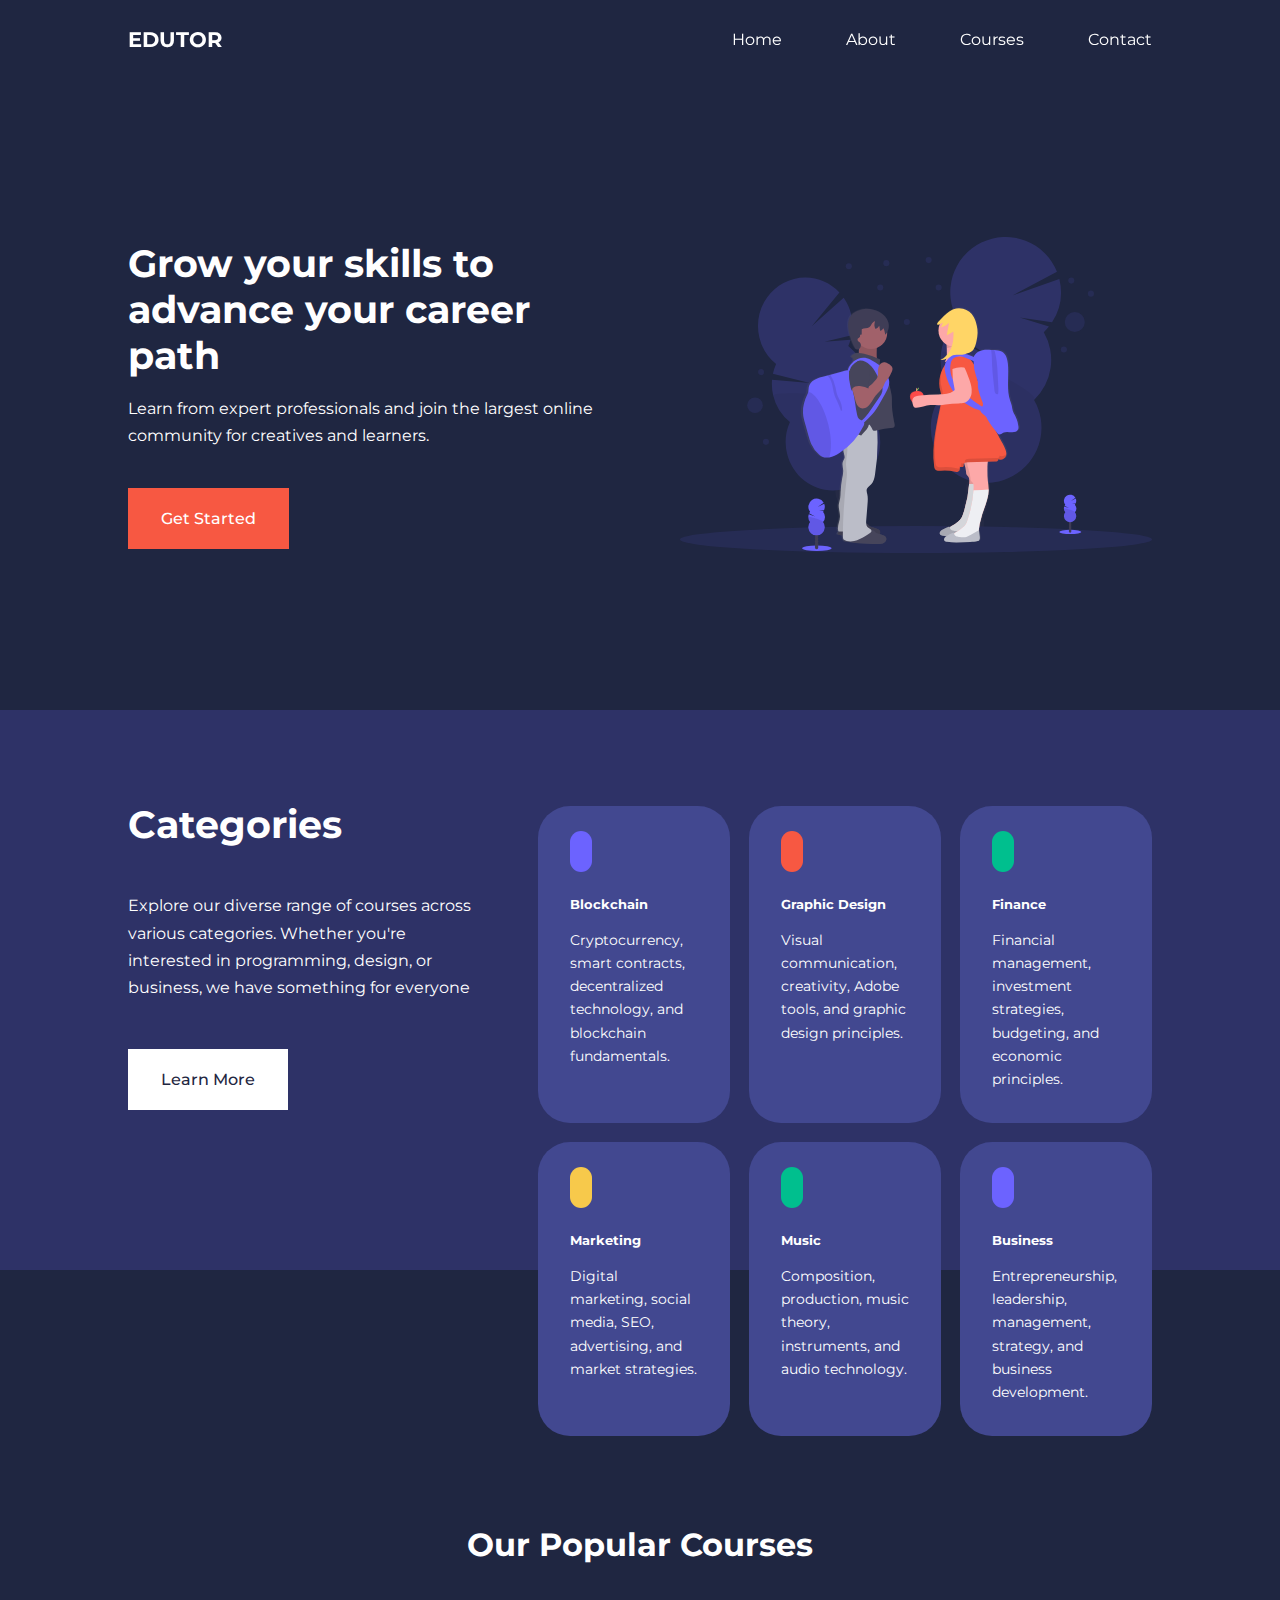
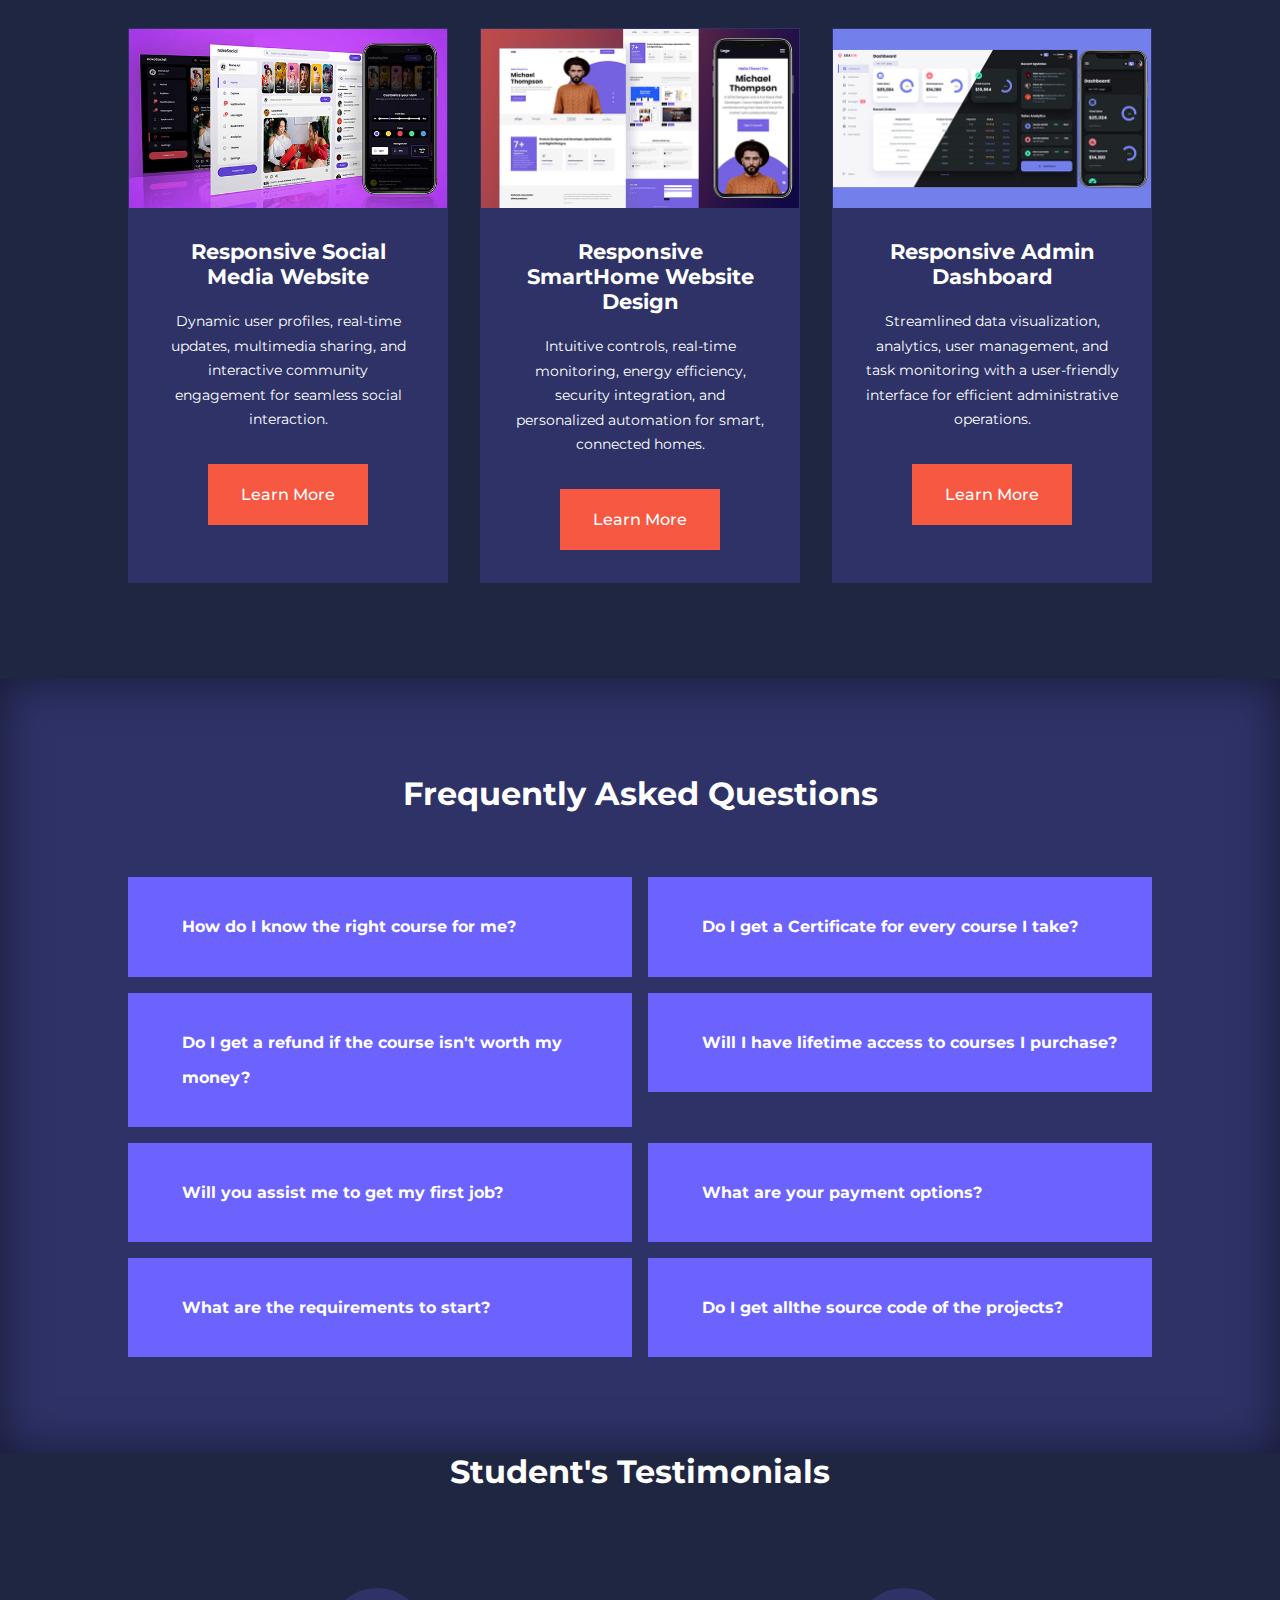
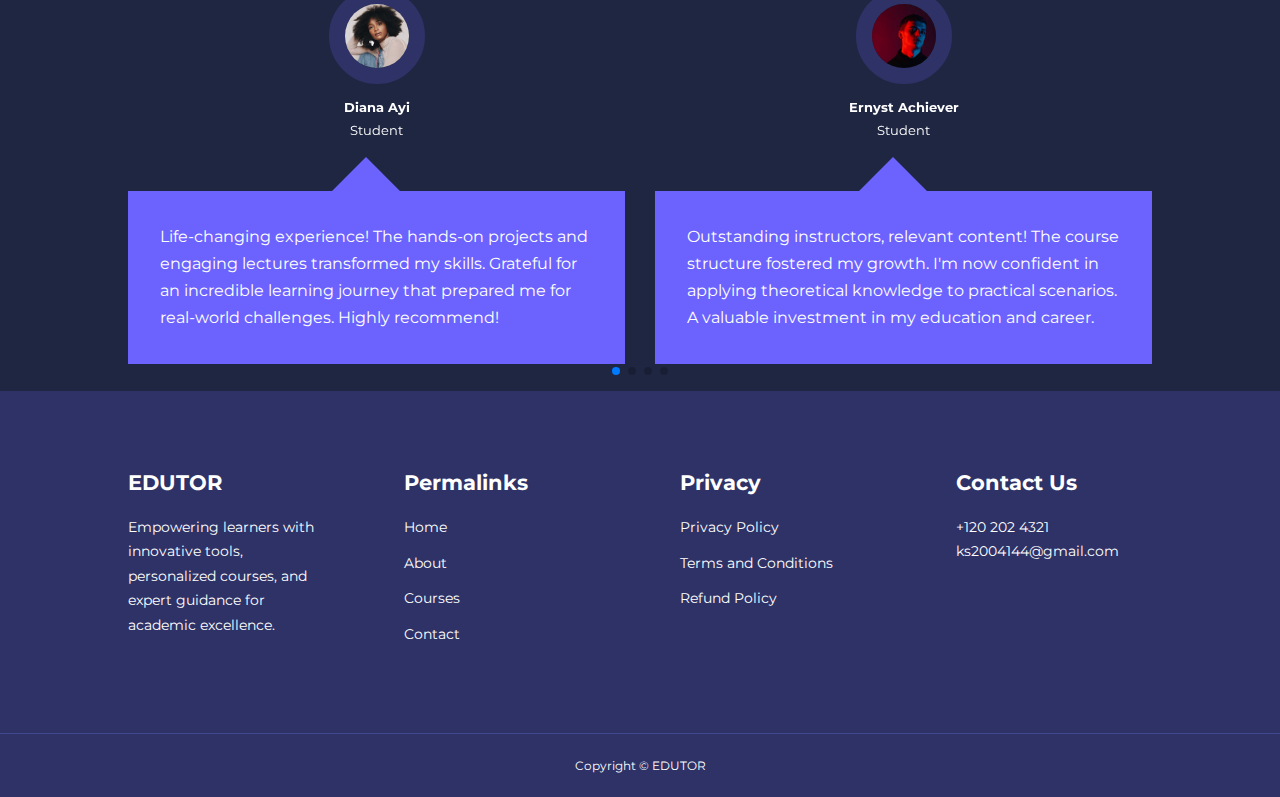
<file: index.html>
<!DOCTYPE html>
<html lang="en">
<head>
    <meta charset="UTF-8">
    <meta name="viewport" content="width=device-width, initial-scale=1.0">
    <title>Responsive Multipahe Education Website Using HTML, CSS & JavaSCript</title>

    <!-- ICONSCOUT CDN-->
    <link rel="stylesheet" href="https://unicons.iconscout.com/release/v4.0.8/css/line.css">

    <!-- GOOGLE FONT (MONTSERRAT) -->
    <link rel="preconnect" href="https://fonts.googleapis.com">
    <link rel="preconnect" href="https://fonts.gstatic.com" crossorigin>
    <link href="https://fonts.googleapis.com/css2?family=Montserrat:wght@300;400;500;600;700;900&display=swap" rel="stylesheet">
    
    <!-- SWIPE JS -->
    <link rel="stylesheet" href="https://cdn.jsdelivr.net/npm/swiper@11/swiper-bundle.min.css"/>

    <link rel="stylesheet" href="./css/style.css">
</head>
<body>
    <nav>
        <div class="container nav__container">
            <a href="index.html"><h4>EDUTOR</h4></a>
                <ul class="nav__menu">
                    <li><a href="index.html">Home</a></li>
                    <li><a href="about.html">About</a></li>
                    <li><a href="courses.html">Courses</a></li>
                    <li><a href="contact.html">Contact</a></li>
                </ul>
                <button id="open-menu-btn"><i class="uil uil-bars"></i></button>
                <button id="close-menu-btn"><i class="uil uil-multiply"></i></button>
        </div>
    </nav>
    
    <!-- =======================END OF NAVBAR========================-->

    <header>
        <div class="container header__container">
            <div class="header__left">
                <h1>Grow your skills to advance your career path</h1>
                <p>
                    Learn from expert professionals and join the largest online community for creatives and learners.
                </p>
                <a href="courses.html" class="btn btn-primary">Get Started</a>
            </div>

            <div class="header__right">
                <div class="header__right-image">
                    <img src="./images/header.svg" alt="study">
                </div>
            </div>
        </div>
    </header>
    <!-- ====================END OF HEADER==================== -->



    <section class="categories">
        <div class="container categories__container">
            <div class="categories__left">
                <h1>Categories</h1>
                <p>
                    Explore our diverse range of courses across various categories. Whether you're interested in programming, design, or business, we have something for everyone
                </p>
                <a href="#" class="btn btn-sec">Learn More</a>
            </div>

            <div class="categories__right">
                <article class="category">
                    <span class="category__icon"><i class="uil uil-bitcoin-circle"></i></span>
                    <h5>Blockchain</h5>
                    <p>Cryptocurrency, smart contracts, decentralized technology, and blockchain fundamentals.</p>
                </article>

                <article class="category">
                    <span class="category__icon"><i class="uil uil-palette"></i></span>
                    <h5>Graphic Design</h5>
                    <p>Visual communication, creativity, Adobe tools, and graphic design principles.</p>
                </article>

                <article class="category">
                    <span class="category__icon"><i class="uil uil-usd-circle"></i></span>
                    <h5>Finance</h5>
                    <p>Financial management, investment strategies, budgeting, and economic principles.</p>
                </article>

                <article class="category">
                    <span class="category__icon"><i class="uil uil-megaphone"></i></span>
                    <h5>Marketing</h5>
                    <p>Digital marketing, social media, SEO, advertising, and market strategies.</p>
                </article>

                <article class="category">
                    <span class="category__icon"><i class="uil uil-music"></i></span>
                    <h5>Music</h5>
                    <p>Composition, production, music theory, instruments, and audio technology.</p>
                </article>

                <article class="category">
                    <span class="category__icon"><i class="uil uil-puzzle-piece"></i></span>
                    <h5>Business</h5>
                    <p>Entrepreneurship, leadership, management, strategy, and business development.</p>
                </article>
            </div>  
        </div>
    </section>
    <!-- ===========================END OF CATEGORIES=====================-->

    <section class="courses">
        <h2>Our Popular Courses</h2>
        <div class="container courses__container">
            <article class="course">
                <div class="course__image">
                    <img src="./images/course1.jpg" alt="course1">
                </div>
                <div class="course__info">
                    <h4>Responsive Social Media Website</h4>
                    <p>
                        Dynamic user profiles, real-time updates, multimedia sharing, and interactive community engagement for seamless social interaction.
                    </p>
                    <a href="courses.html" class="btn btn-primary">Learn More</a>
                </div>
                
            </article>

            <article class="course">
                <div class="course__image">
                    <img src="./images/course2.jpg" alt="course2">
                </div>
                <div class="course__info">
                    <h4>Responsive SmartHome Website Design</h4>
                    <p>
                        Intuitive controls, real-time monitoring, energy efficiency, security integration, and personalized automation for smart, connected homes.
                    </p>
                    <a href="courses.html" class="btn btn-primary">Learn More</a>
                </div>
                
            </article>

            <article class="course">
                <div class="course__image">
                    <img src="./images/course3.jpg" alt="course3">
                </div>
                <div class="course__info">
                    <h4>Responsive Admin Dashboard</h4>
                    <p>
                        Streamlined data visualization, analytics, user management, and task monitoring with a user-friendly interface for efficient administrative operations.
                    </p>
                    <a href="courses.html" class="btn btn-primary">Learn More</a>
                </div>
                
            </article>
        </div>
    </section>
    <!-- =====================END OF COURSES======================= -->





    <section class="faqs">
        <h2>Frequently Asked Questions</h2>
        <div class="container faqs__container">
            <article class="faq ">
                <div class="faq__icon"><i class="uil uil-plus"></i></div>
                <div class="question__answer">
                <h4>How do I know the right course for me?</h4>
                <p>
                    Explore our course descriptions, consider your interests, and review syllabi to find the best fit for your learning goals.
                </p>
                </div>
            </article>

            <article class="faq">
                <div class="faq__icon"><i class="uil uil-plus"></i></div>
                <div class="question__answer">
                <h4>Do I get a Certificate for every course I take?</h4>
                <p>
                    Yes, you receive a certificate upon course completion, validating your acquired skills and knowledge.
                </p>
                </div>
            </article>

            <article class="faq">
                <div class="faq__icon"><i class="uil uil-plus"></i></div>
                <div class="question__answer">
                <h4>Do I get a refund if the course isn't worth my money?</h4>
                <p>
                    We offer a refund within a specified period if you find the course unsatisfactory. Refer to our refund policy for details.
                </p>
                </div>
            </article>

            <article class="faq">
                <div class="faq__icon"><i class="uil uil-plus"></i></div>
                <div class="question__answer">
                <h4>Will I have lifetime access to courses I purchase?</h4>
                <p>
                    Yes, enjoy lifetime access to purchased courses, allowing you to revisit and learn at your own pace.
                </p>
                </div>
            </article>

            <article class="faq">
                <div class="faq__icon"><i class="uil uil-plus"></i></div>
                <div class="question__answer">
                <h4>Will you assist me to get my first job?</h4>
                <p>
                    Our career support includes guidance on job applications and interview preparation to help you secure your first job.
                </p>
                </div>
            </article>

            <article class="faq">
                <div class="faq__icon"><i class="uil uil-plus"></i></div>
                <div class="question__answer">
                <h4>What are your payment options?</h4>
                <p>
                    Choose from various payment methods, including credit cards, PayPal, and other secure online payment options.
                </p>
                </div>
            </article>

            <article class="faq">
                <div class="faq__icon"><i class="uil uil-plus"></i></div>
                <div class="question__answer">
                <h4>What are the requirements to start?</h4>
                <p>
                    Basic requirements include a device with internet access. Some courses may have specific prerequisites; check individual course details.
                </p>
                </div>
            </article>

            <article class="faq">
                <div class="faq__icon"><i class="uil uil-plus"></i></div>
                <div class="question__answer">
                <h4>Do I get allthe source code of the projects?</h4>
                <p>
                    Yes, you gain access to all project source codes, enhancing your learning experience and allowing practical application of concepts learned.w
                </p>
                </div>
            </article>


        </div>
    </section>
    <!-- ==========================END OF FAQS========================== -->


    <section class="container testimonials_container swiper mySwiper">
        <h2>Student's Testimonials</h2>
        <div class="swiper-wrapper">
            <article class="testimonial swiper-slide">
                <div class="avatar">
                    <img src="./images/avatar1.jpg" alt="">
                </div>
                <div class="testimonial__info">
                    <h5>Diana Ayi</h5>
                    <small>Student</small>
                </div>
                <div class="testimonial__body">
                    <p>
                        Life-changing experience! The hands-on projects and engaging lectures transformed my skills. Grateful for an incredible learning journey that prepared me for real-world challenges. Highly recommend!
                    </p>
                </div>
            </article>
            
            <article class="testimonial swiper-slide">
                <div class="avatar">
                    <img src="./images/avatar2.jpg" alt="">
                </div>
                <div class="testimonial__info">
                    <h5>Ernyst Achiever</h5>
                    <small>Student</small>
                </div>
                <div class="testimonial__body">
                    <p>
                        Outstanding instructors, relevant content! The course structure fostered my growth. I'm now confident in applying theoretical knowledge to practical scenarios. A valuable investment in my education and career.
                    </p>
                </div>
            </article>

            <article class="testimonial swiper-slide">
                <div class="avatar">
                    <img src="./images/avatar3.jpg" alt="">
                </div>
                <div class="testimonial__info">
                    <h5>Edem Quist</h5>
                    <small>Student</small>
                </div>
                <div class="testimonial__body">
                    <p>
                        Exceptional support and mentorship! The interactive community and dedicated instructors made learning enjoyable. I feel equipped with the skills and knowledge needed for success. Truly grateful for this opportunity!
                    </p>
                </div>
            </article>

            <article class="testimonial swiper-slide">
                <div class="avatar">
                    <img src="./images/avatar4.jpg" alt="">
                </div>
                <div class="testimonial__info">
                    <h5>Hajia Bint</h5>
                    <small>Student</small>
                </div>
                <div class="testimonial__body">
                    <p>
                        Incredible flexibility and convenience. Balancing work and study was seamless, thanks to the user-friendly platform. The comprehensive courses aligned perfectly with industry demands. Extremely satisfied with the results.
                    </p>
                </div>
            </article>

            <article class="testimonial swiper-slide">
                <div class="avatar">
                    <img src="./images/avatar5.jpg" alt="">
                </div>
                <div class="testimonial__info">
                    <h5>Jane Doe</h5>
                    <small>Student</small>
                </div>
                <div class="testimonial__body">
                    <p>
                        Transformative learning experience! The course content was rich, challenging, and well-structured. The supportive community and responsive instructors provided a conducive environment for growth. Highly recommend for skill development.
                    </p>    
                </div>
            </article>
        </div>
        <div class="swiper-pagination"></div>
    </section>
    <!-- ==========================END OF TESTIMONIALS========================== -->


    <footer>
        <div class="container footer__container">
            <div class="footer__1">
                <a href="index.html" class="footer__logo"><h4>EDUTOR</h4></a>
                <p>
                    Empowering learners with innovative tools, personalized courses, and expert guidance for academic excellence.
                </p>
            </div>

            <div class="footer__2">
                <h4>Permalinks</h4>
                <ul class="permalinks">
                    <li><a href="index.html">Home</a></li>
                    <li><a href="about.html">About</a></li>
                    <li><a href="courses.html">Courses</a></li>
                    <li><a href="contact.html">Contact</a></li>
                </ul>
            </div>
            
            <div class="footer__3">
                <h4>Privacy</h4>
                <ul class="privacy">
                    <li><a href="#">Privacy Policy</a></li>
                    <li><a href="#">Terms and Conditions</a></li>
                    <li><a href="#">Refund Policy</a></li>
                </ul>
            </div>

            <div class="footer__4">
                <h4>Contact Us</h4>
                <div>
                    <p>+120 202 4321</p>
                    <p>ks2004144@gmail.com</p>
                </div>
            

            <ul class="footer__socials">
                <li>
                    <a href="#"><i class="uil uil-facebook-f"></i></a>
                </li>
                <li>
                    <a href="#"><i class="uil uil-instagram-alt"></i></a>
                </li>
                <li>
                    <a href="#"><i class="uil uil-twitter"></i></a>
                </li>
                <li>
                    <a href="#"><i class="uil uil-linkedin-alt"></i></a>
                </li>
            </ul>
        </div> 
           
        </div>
            
        <div class="footer__copyright">
            <small>Copyright &copy; EDUTOR</small>
        </div> 
    </footer>




    <!-- ==========================END OF FOOTER========================== -->


    <script src="https://cdn.jsdelivr.net/npm/swiper@11/swiper-bundle.min.js"></script>
    <script src="./main.js"></script>

    <script>
        var swiper = new Swiper(".mySwiper", {
          slidesPerView: 3,
          spaceBetween: 30,
          pagination: {
            el: ".swiper-pagination",
            clickable: true,
          },
          //when window width >=600px
          breakpoints: {
            600:{
                slidesPerView:2
            }
          }
        });
      </script>

</body>
</html>
</file>
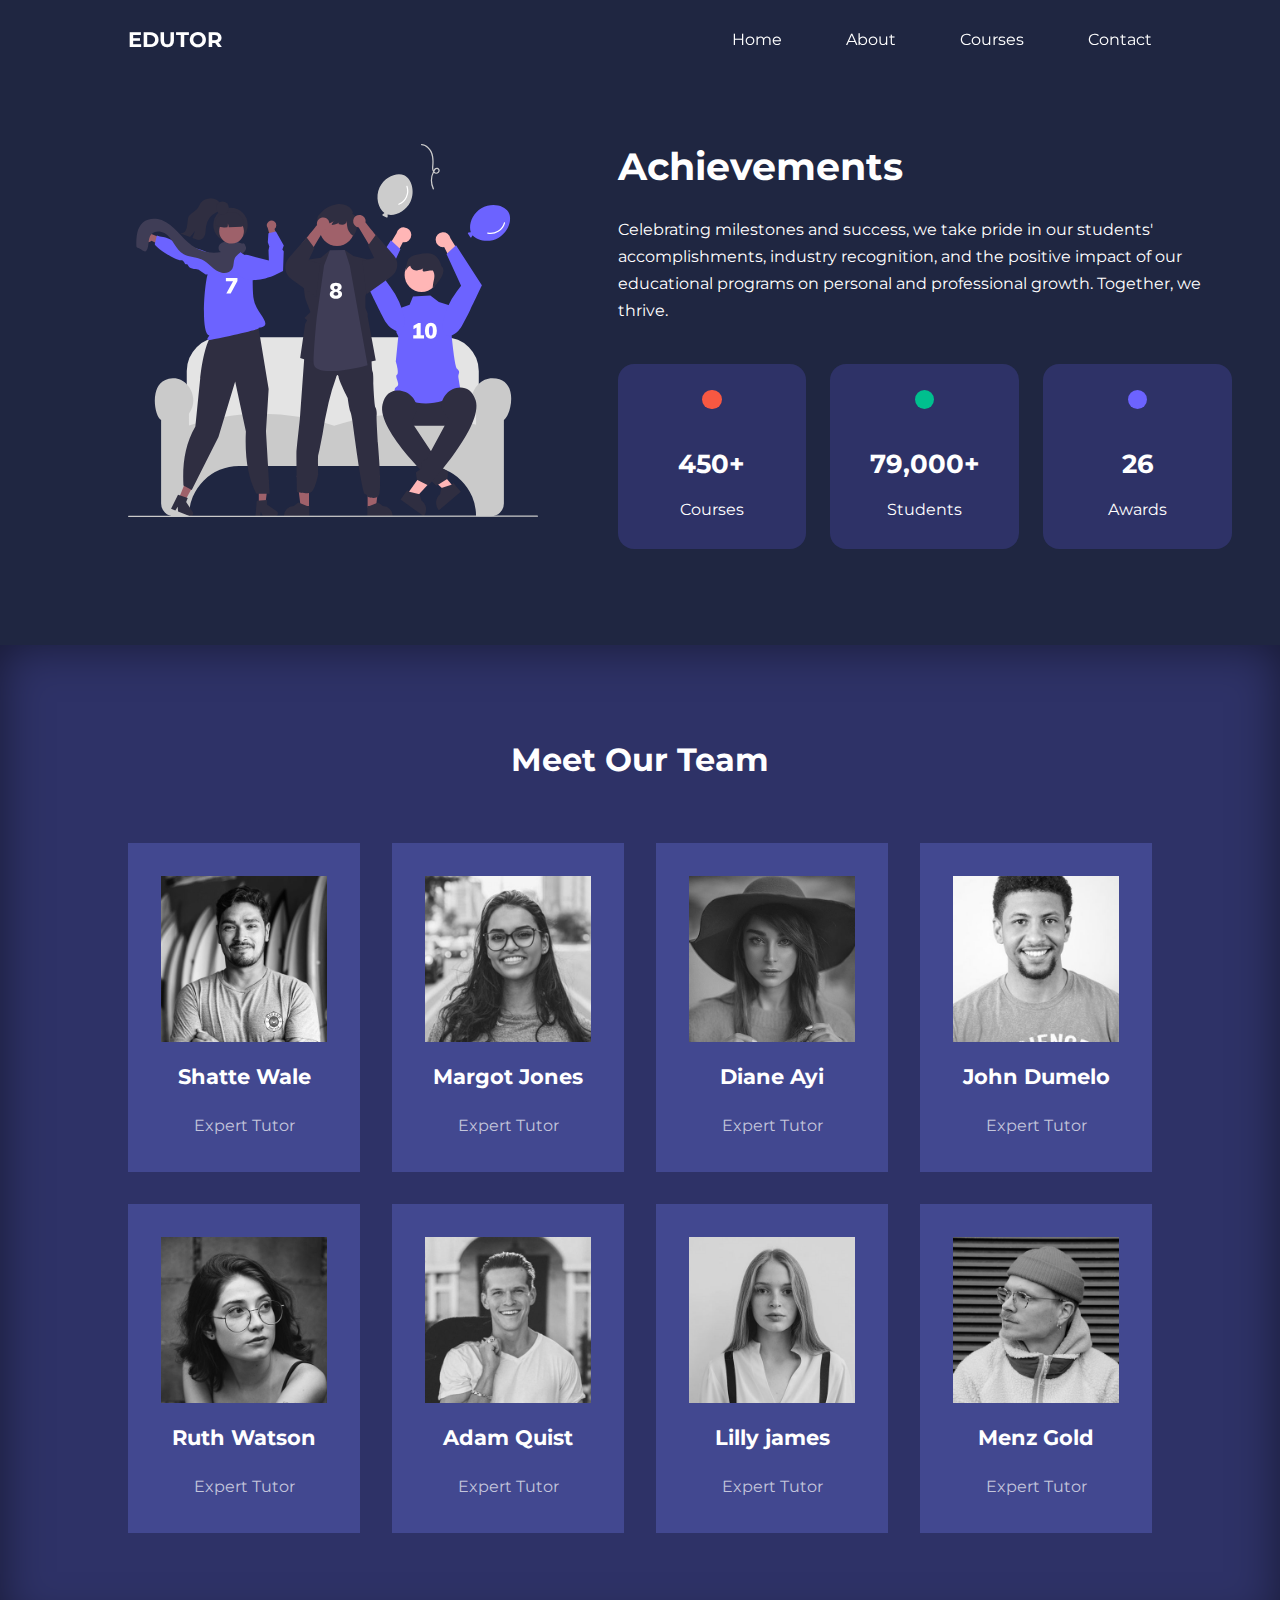
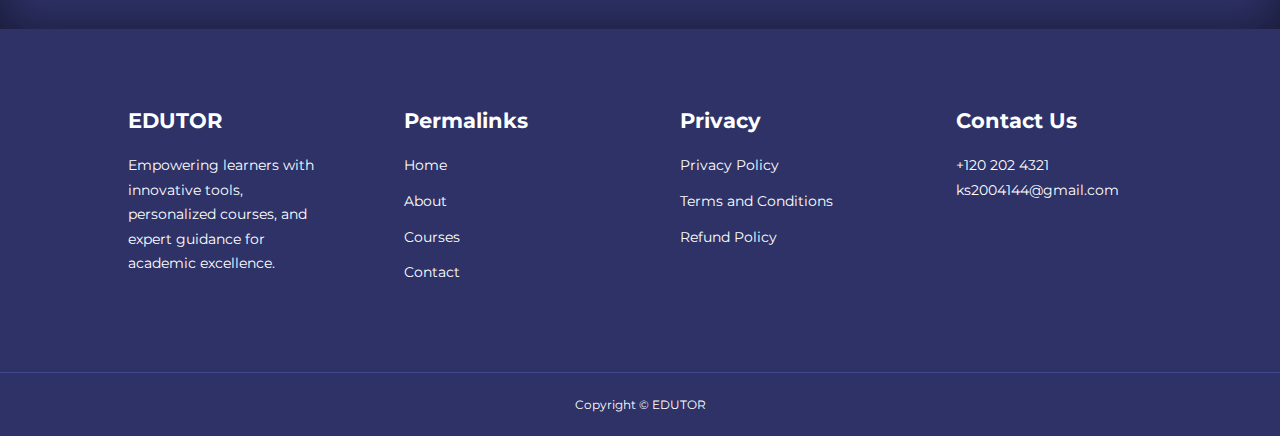
<file: about.html>
<!DOCTYPE html>
<html lang="en">
<head>
    <meta charset="UTF-8">
    <meta name="viewport" content="width=device-width, initial-scale=1.0">
    <title>Responsive Multipahe Education Website Using HTML, CSS & JavaSCript</title>

    <!-- ICONSCOUT CDN-->
    <link rel="stylesheet" href="https://unicons.iconscout.com/release/v4.0.8/css/line.css">

    <!-- GOOGLE FONT (MONTSERRAT) -->
    <link rel="preconnect" href="https://fonts.googleapis.com">
    <link rel="preconnect" href="https://fonts.gstatic.com" crossorigin>
    <link href="https://fonts.googleapis.com/css2?family=Montserrat:wght@300;400;500;600;700;900&display=swap" rel="stylesheet">
    
    
    <link rel="stylesheet" href="./css/style.css">
    <link rel="stylesheet" href="./css/about.css">
</head>
<body>
    <nav>
        <div class="container nav__container">
            <a href="index.html"><h4>EDUTOR</h4></a>
                <ul class="nav__menu">
                    <li><a href="index.html">Home</a></li>
                    <li><a href="about.html">About</a></li>
                    <li><a href="courses.html">Courses</a></li>
                    <li><a href="contact.html">Contact</a></li>
                </ul>
                <button id="open-menu-btn"><i class="uil uil-bars"></i></button>
                <button id="close-menu-btn"><i class="uil uil-multiply"></i></button>
        </div>
    </nav>
    
    <!-- =======================END OF NAVBAR========================-->

    


    <section class="about__achievements">
        <div class="container about__achievements-container">
            <div class="about__achievements-left">
                <img src="./images/about achievements.svg">
            </div>
            <div class="about__achievements-right">
                <h1>Achievements</h1>
                <p>
                    Celebrating milestones and success, we take pride in our students' accomplishments, industry recognition, and the positive impact of our educational programs on personal and professional growth. Together, we thrive.
                </p>
                <div class="achievements_cards">

                    <article class="achievement__card">
                        <span class="achievement__icon">
                            <i class="uil uil-video"></i>
                        </span>
                        <h3>450+</h3>
                        <p>Courses</p>
                    </article>

                    <article class="achievement__card">
                        <span class="achievement__icon">
                            <i class="uil uil-users-alt"></i>
                        </span>
                        <h3>79,000+</h3>
                        <p>Students</p>
                    </article>

                    <article class="achievement__card">
                        <span class="achievement__icon">
                            <i class="uil uil-trophy"></i>
                        </span>
                        <h3>26</h3>
                        <p>Awards</p>
                    </article>
                    
                </div>
            </div>
        </div>
    </section>
<!-- =======================END OF ACHIEVEMENT========================-->



<section class="team">
    <h2>Meet Our Team</h2>
    <div class="container team__container">
        <article class="team__member">
            <div class="team__member-image">
                <img src="./images/tm1.jpg" alt="TM1">
            </div>
            <div class="team__member-info">
                <h4>Shatte Wale</h4>
                <p>Expert Tutor</p>
            </div>
        </article>

        <article class="team__member">
            <div class="team__member-image">
                <img src="./images/tm2.jpg" alt="TM1">
            </div>
            <div class="team__member-info">
                <h4>Margot Jones</h4>
                <p>Expert Tutor</p>
            </div>
        </article>

        <article class="team__member">
            <div class="team__member-image">
                <img src="./images/tm3.jpg" alt="TM1">
            </div>
            <div class="team__member-info">
                <h4>Diane Ayi</h4>
                <p>Expert Tutor</p>
            </div>
        </article>

        <article class="team__member">
            <div class="team__member-image">
                <img src="./images/tm4.jpg" alt="TM1">
            </div>
            <div class="team__member-info">
                <h4>John Dumelo</h4>
                <p>Expert Tutor</p>
            </div>
        </article>

        <article class="team__member">
            <div class="team__member-image">
                <img src="./images/tm5.jpg" alt="TM1">
            </div>
            <div class="team__member-info">
                <h4>Ruth Watson</h4>
                <p>Expert Tutor</p>
            </div>
        </article>

        <article class="team__member">
            <div class="team__member-image">
                <img src="./images/tm6.jpg" alt="TM1">
            </div>
            <div class="team__member-info">
                <h4>Adam Quist</h4>
                <p>Expert Tutor</p>
            </div>
        </article>

        <article class="team__member">
            <div class="team__member-image">
                <img src="./images/tm7.jpg" alt="TM1">
            </div>
            <div class="team__member-info">
                <h4>Lilly james</h4>
                <p>Expert Tutor</p>
            </div>
        </article>

        <article class="team__member">
            <div class="team__member-image">
                <img src="./images/tm8.jpg" alt="TM1">
            </div>
            <div class="team__member-info">
                <h4>Menz Gold</h4>
                <p>Expert Tutor</p>
            </div>
        </article>
    </div>
</section>





    <footer>
        <div class="container footer__container">
            <div class="footer__1">
                <a href="index.html" class="footer__logo"><h4>EDUTOR</h4></a>
                <p>
                    Empowering learners with innovative tools, personalized courses, and expert guidance for academic excellence.
                </p>
            </div>

            <div class="footer__2">
                <h4>Permalinks</h4>
                <ul class="permalinks">
                    <li><a href="index.html">Home</a></li>
                    <li><a href="about.html">About</a></li>
                    <li><a href="courses.html">Courses</a></li>
                    <li><a href="contact.html">Contact</a></li>
                </ul>
            </div>
            
            <div class="footer__3">
                <h4>Privacy</h4>
                <ul class="privacy">
                    <li><a href="#">Privacy Policy</a></li>
                    <li><a href="#">Terms and Conditions</a></li>
                    <li><a href="#">Refund Policy</a></li>
                </ul>
            </div>

            <div class="footer__4">
                <h4>Contact Us</h4>
                <div>
                    <p>+120 202 4321</p>
                    <p>ks2004144@gmail.com</p>
                </div>
            

            <ul class="footer__socials">
                <li>
                    <a href="#"><i class="uil uil-facebook-f"></i></a>
                </li>
                <li>
                    <a href="#"><i class="uil uil-instagram-alt"></i></a>
                </li>
                <li>
                    <a href="#"><i class="uil uil-twitter"></i></a>
                </li>
                <li>
                    <a href="#"><i class="uil uil-linkedin-alt"></i></a>
                </li>
            </ul>
        </div> 
           
        </div>
            
        <div class="footer__copyright">
            <small>Copyright &copy; EDUTOR</small>
        </div> 
    </footer>

    <script src="./main.js"></script>
</body>
</html>
</file>
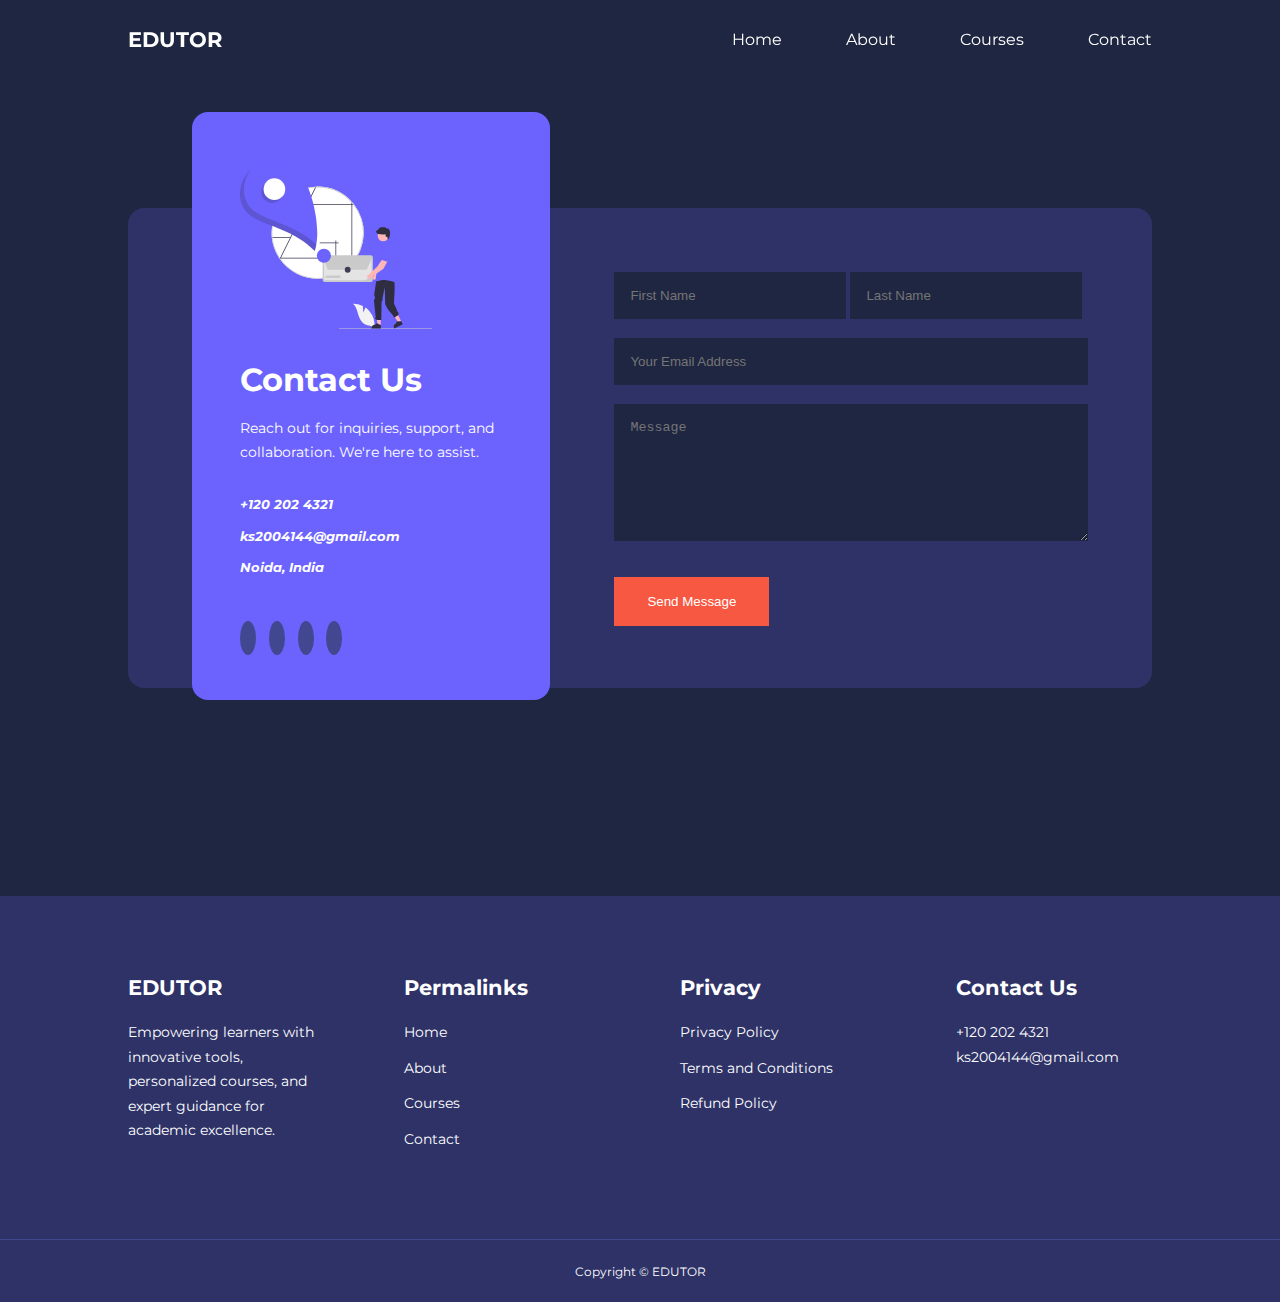
<file: contact.html>
<!DOCTYPE html>
<html lang="en">
<head>
    <meta charset="UTF-8">
    <meta name="viewport" content="width=device-width, initial-scale=1.0">
    <title>Responsive Multipahe Education Website Using HTML, CSS & JavaSCript</title>

    <!-- ICONSCOUT CDN-->
    <link rel="stylesheet" href="https://unicons.iconscout.com/release/v4.0.8/css/line.css">

    <!-- GOOGLE FONT (MONTSERRAT) -->
    <link rel="preconnect" href="https://fonts.googleapis.com">
    <link rel="preconnect" href="https://fonts.gstatic.com" crossorigin>
    <link href="https://fonts.googleapis.com/css2?family=Montserrat:wght@300;400;500;600;700;900&display=swap" rel="stylesheet">
    
    
    <link rel="stylesheet" href="./css/style.css">
    <link rel="stylesheet" href="./css/contact.css">
</head>
<body>
    <nav>
        <div class="container nav__container">
            <a href="index.html"><h4>EDUTOR</h4></a>
                <ul class="nav__menu">
                    <li><a href="index.html">Home</a></li>
                    <li><a href="about.html">About</a></li>
                    <li><a href="courses.html">Courses</a></li>
                    <li><a href="contact.html">Contact</a></li>
                </ul>
                <button id="open-menu-btn"><i class="uil uil-bars"></i></button>
                <button id="close-menu-btn"><i class="uil uil-multiply"></i></button>
        </div>
    </nav>
    
    <!-- =======================END OF NAVBAR========================-->

    <section class="contact">
        <div class="container contact__container">
            <aside class="contact__aside">
                <div class="aside__image">
                    <img src="./images/contact.svg" >
                </div>
                <h2>Contact Us</h2>
                <p>
                    Reach out for inquiries, support, and collaboration. We're here to assist.
                </p>
                <ul class="contact__details">
                    <li>
                        <i class="uil uil-phone-times">
                            <h5>+120 202 4321</h5>
                        </i>
                    </li>
                    <li>
                        <i class="uil uil-envelope">
                            <h5>ks2004144@gmail.com</h5>
                        </i>
                    </li>
                    <li>
                        <i class="uil uil-location-point">
                            <h5>Noida, India</h5>
                        </i>
                    </li>
                </ul>
                <ul class="contact__socials">
                    <li><a href="https://facebook.com"><i class="uil uil-facebook"></i></a></li>
                    <li><a href="https://instagram.com"><i class="uil uil-instagram"></i></a></li>
                    <li><a href="https://twitter.com"><i class="uil uil-twitter"></i></a></li>
                    <li><a href="https://linkedin.com"><i class="uil uil-linkedin"></i></a></li>
                </ul>
            </aside>

            <form action="https://formspree.io/f/meqyjjao" method="POST" class="contact__form" >
                <div class="form__name">
                    <input type="text" name="First Name" placeholder="First Name" required>
                    <input type="text" name="Last Name" placeholder="Last Name" required>
                </div>
                <input type="email" name="Email Address" placeholder="Your Email Address" required>
                <textarea name="Message" rows="7" placeholder="Message" required></textarea>
                <button type="submit" class="btn btn-primary">Send Message</button>
            </form>


        </div>
    </section>


    <footer>
        <div class="container footer__container">
            <div class="footer__1">
                <a href="index.html" class="footer__logo"><h4>EDUTOR</h4></a>
                <p>
                    Empowering learners with innovative tools, personalized courses, and expert guidance for academic excellence.
                </p>
            </div>

            <div class="footer__2">
                <h4>Permalinks</h4>
                <ul class="permalinks">
                    <li><a href="index.html">Home</a></li>
                    <li><a href="about.html">About</a></li>
                    <li><a href="courses.html">Courses</a></li>
                    <li><a href="contact.html">Contact</a></li>
                </ul>
            </div>
            
            <div class="footer__3">
                <h4>Privacy</h4>
                <ul class="privacy">
                    <li><a href="#">Privacy Policy</a></li>
                    <li><a href="#">Terms and Conditions</a></li>
                    <li><a href="#">Refund Policy</a></li>
                </ul>
            </div>

            <div class="footer__4">
                <h4>Contact Us</h4>
                <div>
                    <p>+120 202 4321</p>
                    <p>ks2004144@gmail.com</p>
                </div>
            

            <ul class="footer__socials">
                <li>
                    <a href="#"><i class="uil uil-facebook-f"></i></a>
                </li>
                <li>
                    <a href="#"><i class="uil uil-instagram-alt"></i></a>
                </li>
                <li>
                    <a href="#"><i class="uil uil-twitter"></i></a>
                </li>
                <li>
                    <a href="#"><i class="uil uil-linkedin-alt"></i></a>
                </li>
            </ul>
        </div> 
           
        </div>
            
        <div class="footer__copyright">
            <small>Copyright &copy; EDUTOR</small>
        </div> 
    </footer>

    <script src="./main.js"></script>
</body>
</html>
</file>
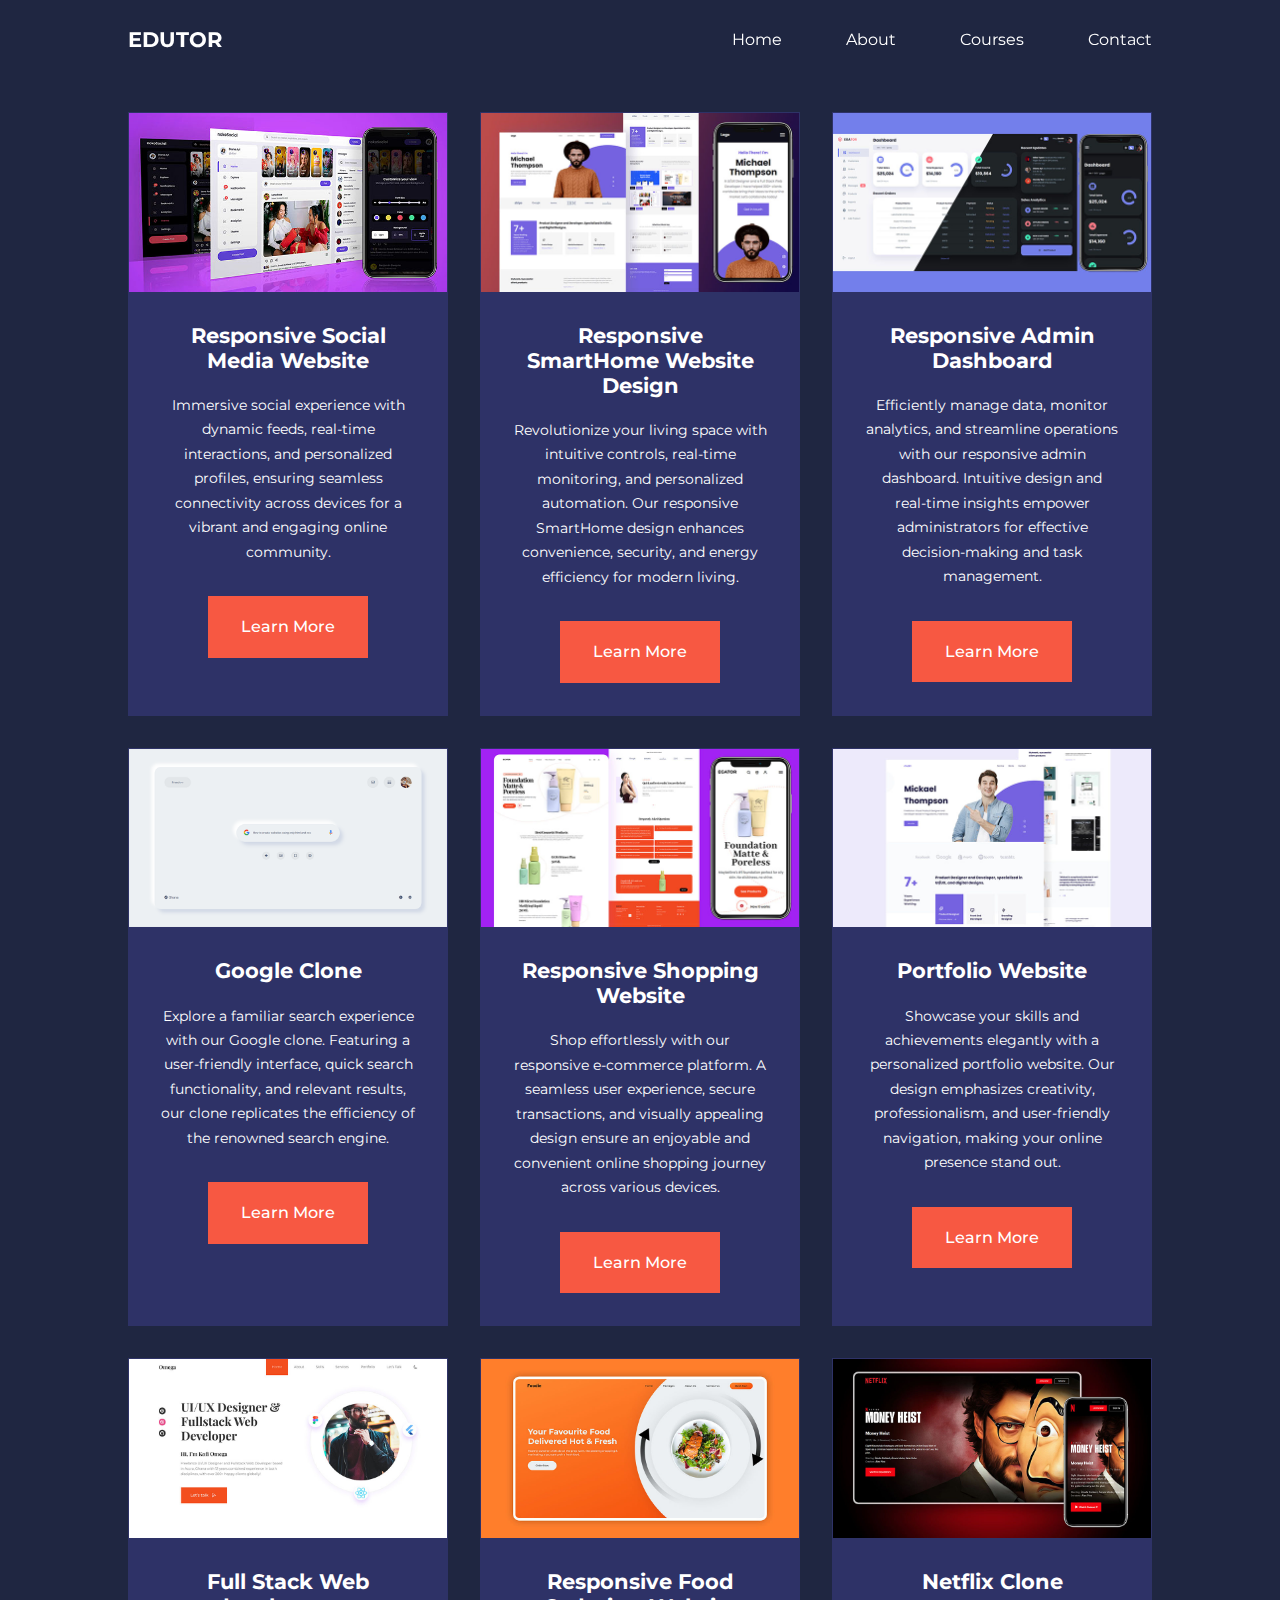
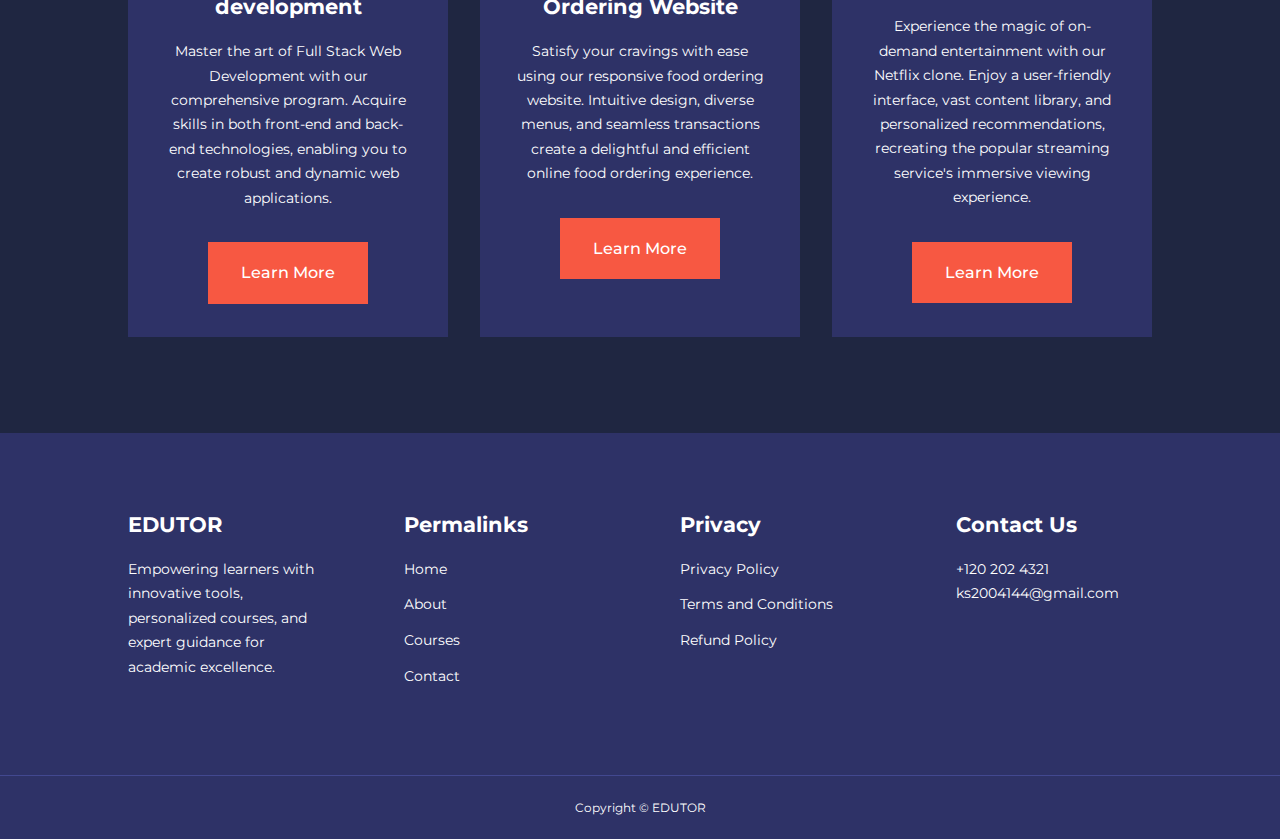
<file: courses.html>
<!DOCTYPE html>
<html lang="en">
<head>
    <meta charset="UTF-8">
    <meta name="viewport" content="width=device-width, initial-scale=1.0">
    <title>Responsive Multipahe Education Website Using HTML, CSS & JavaSCript</title>

    <!-- ICONSCOUT CDN-->
    <link rel="stylesheet" href="https://unicons.iconscout.com/release/v4.0.8/css/line.css">

    <!-- GOOGLE FONT (MONTSERRAT) -->
    <link rel="preconnect" href="https://fonts.googleapis.com">
    <link rel="preconnect" href="https://fonts.gstatic.com" crossorigin>
    <link href="https://fonts.googleapis.com/css2?family=Montserrat:wght@300;400;500;600;700;900&display=swap" rel="stylesheet">
    
    
    <link rel="stylesheet" href="./css/style.css">
    <style>
        .courses {
            margin-top: 1rem;
        }
    </style>
</head>
<body>
    <nav>
        <div class="container nav__container">
            <a href="index.html"><h4>EDUTOR</h4></a>
                <ul class="nav__menu">
                    <li><a href="index.html">Home</a></li>
                    <li><a href="about.html">About</a></li>
                    <li><a href="courses.html">Courses</a></li>
                    <li><a href="contact.html">Contact</a></li>
                </ul>
                <button id="open-menu-btn"><i class="uil uil-bars"></i></button>
                <button id="close-menu-btn"><i class="uil uil-multiply"></i></button>
        </div>
    </nav>
    <!-- =======================END OF NAVBAR========================-->




    <section class="courses">
        <div class="container courses__container">
            <article class="course">
                <div class="course__image">
                    <img src="./images/course1.jpg" alt="course1">
                </div>
                <div class="course__info">
                    <h4>Responsive Social Media Website</h4>
                    <p>
                        Immersive social experience with dynamic feeds, real-time interactions, and personalized profiles, ensuring seamless connectivity across devices for a vibrant and engaging online community.
                    </p>
                    <a href="courses.html" class="btn btn-primary">Learn More</a>
                </div>
                
            </article>

            <article class="course">
                <div class="course__image">
                    <img src="./images/course2.jpg" alt="course2">
                </div>
                <div class="course__info">
                    <h4>Responsive SmartHome Website Design</h4>
                    <p>
                        Revolutionize your living space with intuitive controls, real-time monitoring, and personalized automation. Our responsive SmartHome design enhances convenience, security, and energy efficiency for modern living.
                    </p>
                    <a href="courses.html" class="btn btn-primary">Learn More</a>
                </div>
                
            </article>

            <article class="course">
                <div class="course__image">
                    <img src="./images/course3.jpg" alt="course3">
                </div>
                <div class="course__info">
                    <h4>Responsive Admin Dashboard</h4>
                    <p>
                        Efficiently manage data, monitor analytics, and streamline operations with our responsive admin dashboard. Intuitive design and real-time insights empower administrators for effective decision-making and task management.
                    </p>
                    <a href="courses.html" class="btn btn-primary">Learn More</a>
                </div>
                
            </article>
            <article class="course">
                <div class="course__image">
                    <img src="./images/course12.jpg" alt="course3">
                </div>
                <div class="course__info">
                    <h4>Google Clone</h4>
                    <p>
                        Explore a familiar search experience with our Google clone. Featuring a user-friendly interface, quick search functionality, and relevant results, our clone replicates the efficiency of the renowned search engine.
                    </p>
                    <a href="courses.html" class="btn btn-primary">Learn More</a>
                </div>
                
            </article>
            <article class="course">
                <div class="course__image">
                    <img src="./images/course13.jpg" alt="course3">
                </div>
                <div class="course__info">
                    <h4>Responsive Shopping Website</h4>
                    <p>
                        Shop effortlessly with our responsive e-commerce platform. A seamless user experience, secure transactions, and visually appealing design ensure an enjoyable and convenient online shopping journey across various devices.
                    </p>
                    <a href="courses.html" class="btn btn-primary">Learn More</a>
                </div>
                
            </article>
            <article class="course">
                <div class="course__image">
                    <img src="./images/course16.jpg" alt="course3">
                </div>
                <div class="course__info">
                    <h4>Portfolio Website</h4>
                    <p>
                        Showcase your skills and achievements elegantly with a personalized portfolio website. Our design emphasizes creativity, professionalism, and user-friendly navigation, making your online presence stand out.
                    </p>
                    <a href="courses.html" class="btn btn-primary">Learn More</a>
                </div>
                
            </article>
            <article class="course">
                <div class="course__image">
                    <img src="./images/course7.jpg" alt="course3">
                </div>
                <div class="course__info">
                    <h4>Full Stack Web development</h4>
                    <p>
                        Master the art of Full Stack Web Development with our comprehensive program. Acquire skills in both front-end and back-end technologies, enabling you to create robust and dynamic web applications.
                    </p>
                    <a href="courses.html" class="btn btn-primary">Learn More</a>
                </div>
                
            </article>
            <article class="course">
                <div class="course__image">
                    <img src="./images/course8.jpg" alt="course3">
                </div>
                <div class="course__info">
                    <h4>Responsive Food Ordering Website </h4>
                    <p>
                        Satisfy your cravings with ease using our responsive food ordering website. Intuitive design, diverse menus, and seamless transactions create a delightful and efficient online food ordering experience.
                    </p>
                    <a href="courses.html" class="btn btn-primary">Learn More</a>
                </div>
                
            </article>
            <article class="course">
                <div class="course__image">
                    <img src="./images/course9.jpg" alt="course3">
                </div>
                <div class="course__info">
                    <h4>Netflix Clone</h4>
                    <p>
                        Experience the magic of on-demand entertainment with our Netflix clone. Enjoy a user-friendly interface, vast content library, and personalized recommendations, recreating the popular streaming service's immersive viewing experience.
                    </p>
                    <a href="courses.html" class="btn btn-primary">Learn More</a>
                </div>
                
            </article>
        </div>
    </section>
    <!-- =====================END OF COURSES======================= -->




<footer>
    <div class="container footer__container">
        <div class="footer__1">
            <a href="index.html" class="footer__logo"><h4>EDUTOR</h4></a>
            <p>
                Empowering learners with innovative tools, personalized courses, and expert guidance for academic excellence.
            </p>
        </div>

        <div class="footer__2">
            <h4>Permalinks</h4>
            <ul class="permalinks">
                <li><a href="index.html">Home</a></li>
                <li><a href="about.html">About</a></li>
                <li><a href="courses.html">Courses</a></li>
                <li><a href="contact.html">Contact</a></li>
            </ul>
        </div>
        
        <div class="footer__3">
            <h4>Privacy</h4>
            <ul class="privacy">
                <li><a href="#">Privacy Policy</a></li>
                <li><a href="#">Terms and Conditions</a></li>
                <li><a href="#">Refund Policy</a></li>
            </ul>
        </div>

        <div class="footer__4">
            <h4>Contact Us</h4>
            <div>
                <p>+120 202 4321</p>
                <p>ks2004144@gmail.com</p>
            </div>
        

        <ul class="footer__socials">
            <li>
                <a href="#"><i class="uil uil-facebook-f"></i></a>
            </li>
            <li>
                <a href="#"><i class="uil uil-instagram-alt"></i></a>
            </li>
            <li>
                <a href="#"><i class="uil uil-twitter"></i></a>
            </li>
            <li>
                <a href="#"><i class="uil uil-linkedin-alt"></i></a>
            </li>
        </ul>
    </div> 
       
    </div>
        
    <div class="footer__copyright">
        <small>Copyright &copy; EDUTOR</small>
    </div> 
</footer>

<script src="./main.js"></script>
</body>
</html>
</file>
<file: css/style.css>
*{
    margin: 0;
    padding: 0;
    border: 0;
    outline: 0;
    text-decoration: none;
    list-style: none;
    box-sizing: border-box;
}

:root{
    --color-primary: #6c63ff;
    --color-success:#00bf8e;
    --color-warning:#f7c94b;
    --color-danger:#f75842;;
    --color-danger-variant:rgba(247,88,66,0.4);
    --color-white:#fff;
    --color-light:rgba(255,255,255,0.7);
    --color-black:#f000;
    --color-bg:#1f2641;
    --color-bg1:#2e3267;
    --color-bg2:#424890;
    
    --container-width-lg: 80%;
    --container-width-md: 90%;
    --container-width-sm: 94%;

    --transition: all 400ms ease;
}

body{
    font-family: "Montserrat", sans-serif;
    line-height: 1.7;
    color:var(--color-white);
    background: var(--color-bg);
}

.container{
    width: var(--container-width-lg);
    margin: 0 auto;
}

section{
    padding: 6rem 0;
}

section h2{
    text-align: center;
    margin-bottom: 4rem;
}

h1,
h2,
h3,
h4,
h5{
    line-height: 1.2;
}

h1{
    font-size: 2.4rem;
}

h2{
    font-size: 2rem;
}

h3{
    font-size: 1.6rem;
}

h4{
    font-size: 1.3rem;
}

a{
    color: var(--color-white);
}

img{
    width: 100%;
    display: block;
    object-fit: cover
}

.btn {
    display: inline-block;
    background: var(--color-white);
    color: var(--color-black);
    padding: 1rem 2rem;
    border:1px solid transparent;
    font-weight: 500;
    transition: var(--transition);
}

.btn:hover {
    background: transparent;
    color: var(--color-white);
    border-color: var(--color-white);
}

.btn-primary {
    background: var(--color-danger);
    color: var(--color-white);
}

.btn-sec {
    background: var(--color-white);
    color: var(--color-bg);
}

/* ====================NAVBAR ========================*/
nav {
    background: transparent;
    width: 100vw;
    height: 5rem;
    position: fixed;
    top: 0;
    z-index: 11;
}

/* change navbar styles on scroll using javascript */
.window-scroll {
    background: var(--color-primary);
    box-shadow: 0 1rem 2rem rgba(0, 0, 0, 0.2);
}

.nav__container {
    height: 100%;
    display: flex;
    justify-content: space-between;
    align-items: center;
}

nav button {
    display: none;
}

.nav__menu {
    display: flex;
    align-items: center;
    gap:4rem;
}

.nav_menu a {
    font-size: 0.9 rem;
    transition: var(--transition);
}

.nav_menu align:hover {
    color: var(--color-bg2);
}

/* =================HEADER===================== */
header{
    position: relative;
    top: 5rem;
    overflow: hidden;
    height: 70vh;
    margin-bottom: 5rem;
}

.header__container {
    display: grid;
    grid-template-columns: 1fr 1fr;
    align-items: center;
    gap: 5rem;
    height: 100%;
}

.header__left p {
    margin: 1rem 0 2.4rem;
}

/* =================Categories===================== */
.categories{
    background: var(--color-bg1);
    height: 35rem;
}

.categories h1 {
    line-height: 1;
    margin-bottom: 3rem;
}

.categories__container{
    display: grid;
    grid-template-columns: 40% 60%;
}

.categories__left {
    margin-right: 4rem;
}

.categories__left p {
    margin: 1rem 0 3rem;
}

.categories__right {
    display: grid;
    grid-template-columns: repeat(3,1fr);
    gap: 1.2rem;
}

.category {
    background: var(--color-bg2);
    padding: 2rem;
    border-radius: 2rem;
    transition: var(--transition);
}

.category:hover {
    box-shadow: 0 3rem 3rem rgba(0, 0, 0, 0.3);
    z-index: 1;
}

.category:nth-child(2) .category__icon {
    background: var(--color-danger);
}

.category:nth-child(3) .category__icon {
    background: var(--color-success);
}

.category:nth-child(4) .category__icon {
    background: var(--color-warning);
}

.category:nth-child(5) .category__icon {
    background: var(--color-success);
}

.category__icon {
    background: var(--color-primary);
    padding: 0.7rem;
    border-radius: 0.9rem;
}

.category h5 {
    margin: 2rem 0 1rem;
}

.category p{
    font-size: 0.85rem;
}

/* ===================POPULAR COURSE============================ */
.courses {
    margin-top: 10rem;
}

.courses__container {
    display: grid;
    grid-template-columns: repeat(3, 1fr);
    gap: 2rem;
}

.course {
    background: var(--color-bg1);
    text-align: center;
    border: 1px solid transparent;
    transition: var(--transition);
}

.course:hover {
    background: transparent;
    border-color: var(--color-primary);
}

.course__info {
    padding: 2rem;
}

.course__info p {
    margin: 1.2rem 0 2rem;
    font-size: 0.9rem;
}

/* =========================FAQs========================== */
.faqs {
    background-color: var(--color-bg1);
    box-shadow: inset 0 0 3rem  rgba(0, 0, 0, 0.5);
}

.faqs__container {
    display: grid;
    grid-template-columns: 1fr 1fr;
    gap: 1rem;
}

.faq {
    padding: 2rem;
    display: flex;
    align-items: center;
    gap: 1.4rem ;
    height: fit-content;
    background: var(--color-primary);
    cursor: pointer;
}

.faq h4 {
    font-size: 1rem;
    line-height: 2.2;
}

.faq__icon {
    align-self: flex-start;
    font-size: 1.2rem;
}

.faq p{
    margin-top: 0.8rem;
    display: none;
}  

.faq.open p {
    display: block;
}

/* =====================TESTIMONIALS============== */
.testimonials__container {
    overflow-x: hidden;
    position: relative;
    margin-bottom: 5rem;
}

.testimonial {
    padding-top: 2rem;
}

.avatar {
    width: 6rem;
    height: 6rem;
    border-radius: 50%;
    overflow: hidden;
    margin: 0 auto 1rem;
    border: 1rem solid var(--color-bg1);
}

.testimonial__info {
    text-align: center;
}

.testimonial__body {
    background: var(--color-primary);
    padding: 2rem;
    margin-top: 3rem;
    position: relative;
}

.testimonial__body::before {
    content: "";
    display: block;
    background: var(--color-primary);
    width: 3rem;
    height: 3rem;
    position: absolute;
    left: 43%;
    top: -1.5rem;
    transform: rotate(45deg);
}


 /* ====================FOOTER===================== */
footer{
    background: var(--color-bg1);
    padding-top: 5rem;
    font-size: 0.9rem;
}

.footer__container {
    display: grid;
    grid-template-columns: repeat(4,1fr);
    gap: 5rem;
}

.footer__container > div h4 {
    margin-bottom: 1.2rem;
}

.footer__1 p {
    margin: 0 0 2rem;
}

footer ul li {
    margin-bottom: 0.7rem;
}

footer ul li a:hover {
    text-decoration: underline;
}

.footer__socials {
    display: flex;
    gap: 1rem;
    font-size: 1.2rem;
    margin-top: 2rem;
}

.footer__copyright {
    text-align: center;
    margin-top: 4rem;
    padding: 1.2rem 0;
    border-top: 1px solid var(--color-bg2);
}

/* ==============MEDIA QUERIES(tablets)=============== */
@media screen and (max-width: 1024px) {
    .container {
        width: var(--container-width-md);
    }

    h1{
        font-size: 2.2rem;
    }
    h2{
        font-size: 1.7rem;
    }
    h3{
        font-size: 1.4rem;
    }
    h4{
        font-size: 1.2rem;
    }

    /* ==================NAVBAR================== */
    nav button {
        display: inline-block;
        background: transparent;
        font-size: 1.8rem;
        color: var(--color-white);
        cursor: pointer;
    }

    nav button#close-menu-btn {
        display: none;
    }

    .nav__menu {
        position: fixed;
        top: 5rem;
        right: 5%;
        height: fit-content;
        width: 18rem;
        flex-direction: column;
        gap:0;
        display: none;
    }

    .nav__menu li {
        width: 100%;
        height: 5.8rem ;
    }

    .nav__menu li a {
        background: var(--color-primary);
        box-shadow: -4rem 6rem 10rem rgba(0, 0, 0, 0.6);
        width: 100%;
        height: 100%;
        display: grid;
        place-items: center;
    }

    .nav__menu li a:hover {
        background: var(--color-bg2);
        color: var(--color-white);

    }



    /* ======================NAVBAR===================== */
    header {
        height: 60vh;
        margin-bottom: 6rem;
    }

    .header__container {
        gap: 0;
        padding-bottom: 3rem;
    }

    /* ======================CATEGORIES===================== */
    
    .categories {
        height: auto;
    }

    .categories__container {
        grid-template-columns: 1fr;
        gap: 3rem;
    }

    .categories__left {
        margin-right:0 ;
    }


    /* ======================POPULAR COURSES===================== */
    .courses {
        margin-top: 0;
    }

    .courses__container {
        grid-template-columns: 1fr 1fr;
    }

    /* ======================FAQs===================== */
    .faqs__container {
        grid-template-columns: 1fr;
    }

    .faq {
        padding: 1.5rem;
    }

    /* ======================FOOTER===================== */
    .footer__container {
        grid-template-columns: 1fr 1fr;
    }
}

/* ==============MEDIA QUERIES(PHONES)=============== */
@media screen and (max-width: 600px) {
    .container {
        width: var(--container-width-sm);
    }

    /* ==============NAVBAR=============== */
    .nav__menu {
        right: 3%;
    }

    /* ==============HEADER=============== */
    header {
        height: 100vh;
    }

    .header__container {
        grid-template-columns: 1fr;
        text-align: center;
        margin-top: 0;
    }

    .header__left p {
        margin-bottom: 1.3rem;
    }

    /* ==============CATEGORIES=============== */
    .categories__right {
        grid-template-columns: 1fr 1fr;
        gap: 0.7rem;
    }

    .category {
        padding: 1rem;
        border-radius: 1rem;
    }

    .category__icon {
        margin-top: 4px;
        display: inline-block;
    }


    /* ==============POPULAR COURSES=============== */
    .courses__container {
        grid-template-columns: 1fr;
    }

    /* ==============TESTIMONIALS=============== */
    .testimonial__body {
        padding: 1.2rem;
    }


    /* ==============FOOTER=============== */   
    .footer__container {
        grid-template-columns: 1fr;
        text-align: center;
        gap: 2rem;
    } 

    .footer__1 p {
        margin: 1rem auto;
    }

    .footer__socials {
        justify-content: center;
    }
}
</file>
<file: css/about.css>
/* ======================ACHIEVEMENTS==================== */
.about__achievements {
    margin-top: 3rem;
}

.about__achievements-container {
    display: grid;
    grid-template-columns: 40% 60%;
    gap: 5rem;
}

.about__achievements-right >p {
    margin: 1.6rem 0 2.5rem;
}

.achievements_cards {
    display: grid;
    grid-template-columns: repeat(3, 1fr);
    gap: 1.5rem;
}

.achievement__card {
    background: var(--color-bg1);
    padding: 1.6rem;
    border-radius: 1rem;
    text-align: center;
    transition: var(--transition);
}

.achievement__card:hover{
    background: var(--color-bg2);
    box-shadow: 0 3rem 3rem rgba(0, 0, 0, 0.3);
}

.achievement__icon {
    background: var(--color-danger);
    padding: 0.6rem;
    border-radius: 1rem;
    display: inline-block;
    margin-bottom: 2rem;
    font-size: 2rem
}

.achievement__card:nth-child(2) .achievement__icon {
    background: var(--color-success);
}

.achievement__card:nth-child(3) .achievement__icon {
    background: var(--color-primary);
}

.achievement__card p {
    margin-top: 1rem;
}

/* ======================TEAM==================== */
.team {
    background: var(--color-bg1);
    box-shadow: inset 0 0 3rem rgba(0, 0, 0, 0.5);
}

.team__container {
    display: grid;
    grid-template-columns: repeat(4,1fr);
    gap: 2rem;
}

.team__member {
    background: var(--color-bg2);
    padding: 2rem;
    border: 1px solid transparent;
    transition: var(--transition);
}

.team__member:hover {
    background: transparent;
    border-color: var(--color-primary);
}

.team__member-image img {
    filter: saturate(0);
}

.team__member:hover img {
    filter: saturate(1);
}

.team__member-info * {
    text-align: center;
    margin-top: 1.4rem;
}

.team__member-info p {
    color: var(--color-light);
}

/* ======================MEDIA QUERIES (TABLETS)==================== */
@media screen and (max-width: 1024px) {
    .about__achievements {
        margin-top: 2rem;
    }

    .about__achievements-container {
        grid-template-columns: 1fr;
        gap: 4rem;
    }

    .about__achievements-left {
        width: 80%;
        margin: 0 auto;
    }

    .team__container {
        grid-template-columns: repeat(3,1fr);
        gap: 1.5rem;
    }

    .team__member {
        padding: 1rem;
    }
}


/* ======================MEDIA QUERIES (PHONES)==================== */
@media screen and (max-width: 600px) {
    .achievements_cards {
        grid-template-columns: 1fr 1fr;
        gap: 0.7rem;
    }

    .team__container {
        grid-template-columns: 1fr 1fr;
    }

    .team__member {
        padding: 0;
    }

    .team__member p {
        margin-bottom: 1.5rem;
    }
}
</file>
<file: css/contact.css>
.contact__container {
    background: var(--color-bg1);
    padding: 4rem;
    display: grid;
    grid-template-columns: 40% 60%;
    gap: 4rem;
    height: 30rem;
    margin: 7rem auto;
    border-radius: 1rem;
}

/* ==================ASIDE================= */
.contact__aside {
    background: var(--color-primary);
    padding: 3rem;
    border-radius: 1rem;
    position: relative;
    bottom: 10rem;
}

.aside__image {
    width: 12rem;
    margin-bottom: 2rem;
}

.contact__aside h2 {
    text-align: left;
    margin-bottom: 1rem;
}

.contact__aside p {
    font-size: 0.9rem;
    margin-bottom: 2rem;
}

.contact__details  li {
    display: flex;
    gap: 1rem;
    align-items: center;
    margin-bottom: 1rem;
}

.contact__socials {
    display: flex;
    gap: 0.8rem;
    margin-top: 3rem;
}

.contact__socials a {
    background: var(--color-bg2);
    padding: 0.5rem;
    border-radius: 50%;
    font-size: 0.9rem;
}

.contact__socials a:hover {
    background: transparent;
}


/* =========================FORM====================== */
.contact__form {
    display: flex;
    flex-direction: column;
    gap: 1.2rem;
    margin-right: 4rem;
}

.form__name {
    display: form;
    gap: 1.2rem;
}

.contact__form input[type="text"] {
    width: 49%;
}


input,
textarea {
    width: 100%;
    padding: 1rem;
    background: var(--color-bg);
    color: var(--color-white);
}

.contact__form .btn {
    width: max-content;
    margin-top: 1rem;
    cursor: pointer;
}

/* ===============MEDIA QUERIES(TABLETS)========================= */

@media screen and (max-width: 1024px){
    .contact {
        padding-bottom: 0;
    }

    .contact__container {
        gap: 1.5rem;
        margin-top: 3rem;
        height: auto;
        padding: 1.5rem;
    }

    .contact__aside {
        width: auto;
        padding: 1.5rem;
        bottom: 0;
    }

    .contact__form {
        align-self: center;
        margin-left: 1.5rem;
    }
}


/* ===============MEDIA QUERIES(PHONES)========================= */

@media screen and (max-width: 600px) {
    .contact__container {
        grid-template-columns: 1fr;
        gap: 3rem;
        margin-top: 0;
        padding: 0;
    }

    .contact__form {
        margin: 0 1.5rem 3rem;
    }

    .form__name {
        flex-direction: column;
    }

    .form__name input[type="text"] {
        width: 100%;
    }
}
</file>
